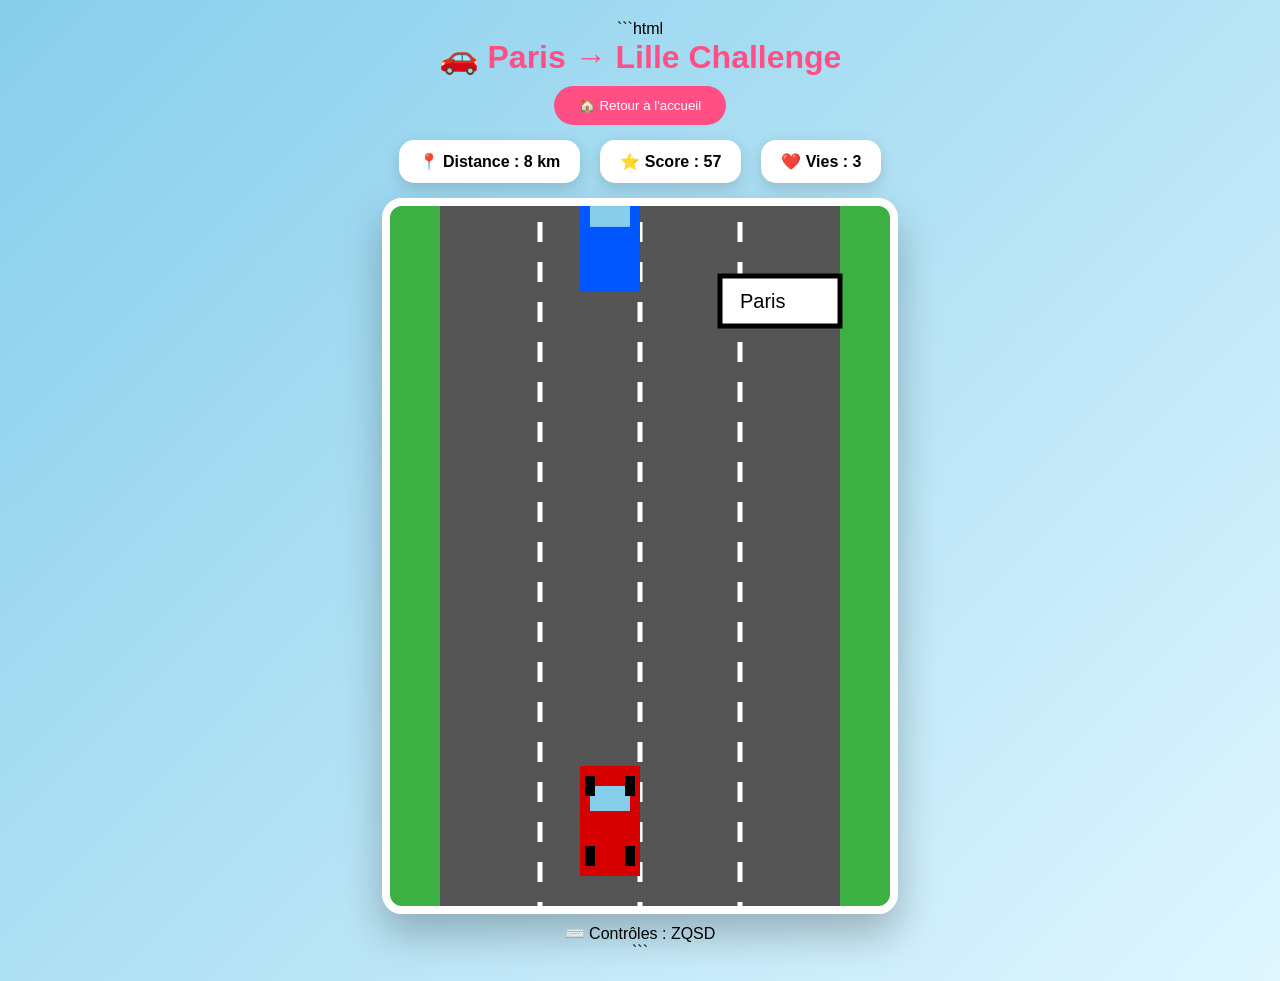
<file: minigame.html>
```html
<!DOCTYPE html>
<html lang="fr">
<head>
<meta charset="UTF-8">
<meta name="viewport" content="width=device-width, initial-scale=1.0">
<title>🚗 Paris → Lille Challenge</title>

<style>
*{
    margin:0;
    padding:0;
    box-sizing:border-box;
    font-family:Arial,sans-serif;
}

body{
    background:linear-gradient(135deg,#87ceeb,#dff6ff);
    text-align:center;
    padding:20px;
}

h1{
    color:#ff4f84;
    margin-bottom:10px;
}

#hud{
    display:flex;
    justify-content:center;
    gap:20px;
    flex-wrap:wrap;
    margin-bottom:15px;
}

.card{
    background:white;
    padding:12px 20px;
    border-radius:15px;
    box-shadow:0 5px 15px rgba(0,0,0,.15);
    font-weight:bold;
}

canvas{
    border:8px solid white;
    border-radius:20px;
    box-shadow:0 20px 40px rgba(0,0,0,.25);
}

button{
    background:#ff4f84;
    color:white;
    border:none;
    padding:12px 25px;
    border-radius:30px;
    cursor:pointer;
    margin-bottom:15px;
}
</style>
</head>

<body>

<h1>🚗 Paris → Lille Challenge</h1>

<a href="index.html">
    <button>🏠 Retour à l'accueil</button>
</a>

<div id="hud">
    <div class="card">📍 Distance : <span id="distance">0</span> km</div>
    <div class="card">⭐ Score : <span id="score">0</span></div>
    <div class="card">❤️ Vies : <span id="lives">3</span></div>
</div>

<canvas id="game" width="500" height="700"></canvas>

<p style="margin-top:10px">
⌨️ Contrôles : ZQSD
</p>

<script>

const canvas = document.getElementById("game");
const ctx = canvas.getContext("2d");

const lanes = [90,190,290,390];

let playerLane = 1;

let distance = 0;
let score = 0;
let lives = 3;
let roadOffset = 0;

const keys = {};
const enemies = [];
const coins = [];

document.addEventListener("keydown",e=>{
    keys[e.key.toLowerCase()] = true;
});

document.addEventListener("keyup",e=>{
    keys[e.key.toLowerCase()] = false;
});

function spawnEnemy(){

    enemies.push({
        lane:Math.floor(Math.random()*4),
        y:-120,
        speed:5+Math.random()*3
    });
}

function spawnCoin(){

    coins.push({
        lane:Math.floor(Math.random()*4),
        y:-50,
        speed:5
    });
}

setInterval(spawnEnemy,900);
setInterval(spawnCoin,1800);

function update(){

    if(keys["q"]){
        playerLane--;
        keys["q"] = false;
    }

    if(keys["d"]){
        playerLane++;
        keys["d"] = false;
    }

    playerLane =
        Math.max(0,
        Math.min(3,playerLane));

    distance += 0.15;
    score += 1;

    document.getElementById("distance")
        .textContent =
        Math.floor(distance);

    document.getElementById("score")
        .textContent =
        score;

    document.getElementById("lives")
        .textContent =
        lives;

    roadOffset += 8;

    enemies.forEach(enemy=>{

        enemy.y += enemy.speed;

        if(
            enemy.lane === playerLane &&
            enemy.y > 520 &&
            enemy.y < 650
        ){
            lives--;

            enemy.y = 900;

            if(lives <= 0){

                alert(
                    "💥 Game Over\nScore : "
                    + score
                );

                location.reload();
            }
        }
    });

    coins.forEach(coin=>{

        coin.y += coin.speed;

        if(
            coin.lane === playerLane &&
            coin.y > 540 &&
            coin.y < 650
        ){
            score += 100;
            coin.y = 900;
        }
    });

    if(distance >= 220){

        alert(
            "🎉 Bravo ! Tu es arrivé à Lille !\nScore : "
            + score
        );

        location.reload();
    }
}

function drawRoad(){

    ctx.fillStyle="#3cb043";
    ctx.fillRect(0,0,50,700);
    ctx.fillRect(450,0,50,700);

    ctx.fillStyle="#555";
    ctx.fillRect(50,0,400,700);

    ctx.strokeStyle="white";
    ctx.lineWidth=5;

    for(let y=-40;y<700;y+=40){

        let pos = y + (roadOffset % 40);

        ctx.beginPath();
        ctx.moveTo(150,pos);
        ctx.lineTo(150,pos+20);
        ctx.stroke();

        ctx.beginPath();
        ctx.moveTo(250,pos);
        ctx.lineTo(250,pos+20);
        ctx.stroke();

        ctx.beginPath();
        ctx.moveTo(350,pos);
        ctx.lineTo(350,pos+20);
        ctx.stroke();
    }
}

function drawPlayer(){

    const x = lanes[playerLane];

    ctx.fillStyle="#d60000";

    ctx.fillRect(x,560,60,110);

    ctx.fillStyle="#87ceeb";

    ctx.fillRect(x+10,580,40,25);

    ctx.fillStyle="black";

    ctx.fillRect(x+5,570,10,20);
    ctx.fillRect(x+45,570,10,20);

    ctx.fillRect(x+5,640,10,20);
    ctx.fillRect(x+45,640,10,20);
}

function drawEnemies(){

    enemies.forEach(enemy=>{

        const x = lanes[enemy.lane];

        ctx.fillStyle="#0057ff";

        ctx.fillRect(x,enemy.y,60,110);

        ctx.fillStyle="#87ceeb";

        ctx.fillRect(
            x+10,
            enemy.y+20,
            40,
            25
        );
    });
}

function drawCoins(){

    coins.forEach(coin=>{

        const x = lanes[coin.lane] + 20;

        ctx.beginPath();
        ctx.fillStyle="gold";

        ctx.arc(
            x,
            coin.y,
            15,
            0,
            Math.PI*2
        );

        ctx.fill();
    });
}

function drawSigns(){

    if(distance < 20){
        panel("Paris");
    }
    else if(distance < 120){
        panel("Arras");
    }
    else{
        panel("Lille");
    }
}

function panel(text){

    ctx.fillStyle="white";
    ctx.fillRect(330,70,120,50);

    ctx.strokeStyle="black";
    ctx.strokeRect(330,70,120,50);

    ctx.fillStyle="black";
    ctx.font="20px Arial";

    ctx.fillText(text,350,102);
}

function draw(){

    ctx.clearRect(
        0,
        0,
        canvas.width,
        canvas.height
    );

    drawRoad();
    drawCoins();
    drawEnemies();
    drawSigns();
    drawPlayer();
}

function loop(){

    update();
    draw();

    requestAnimationFrame(loop);
}

loop();

</script>

</body>
</html>
```
</file>
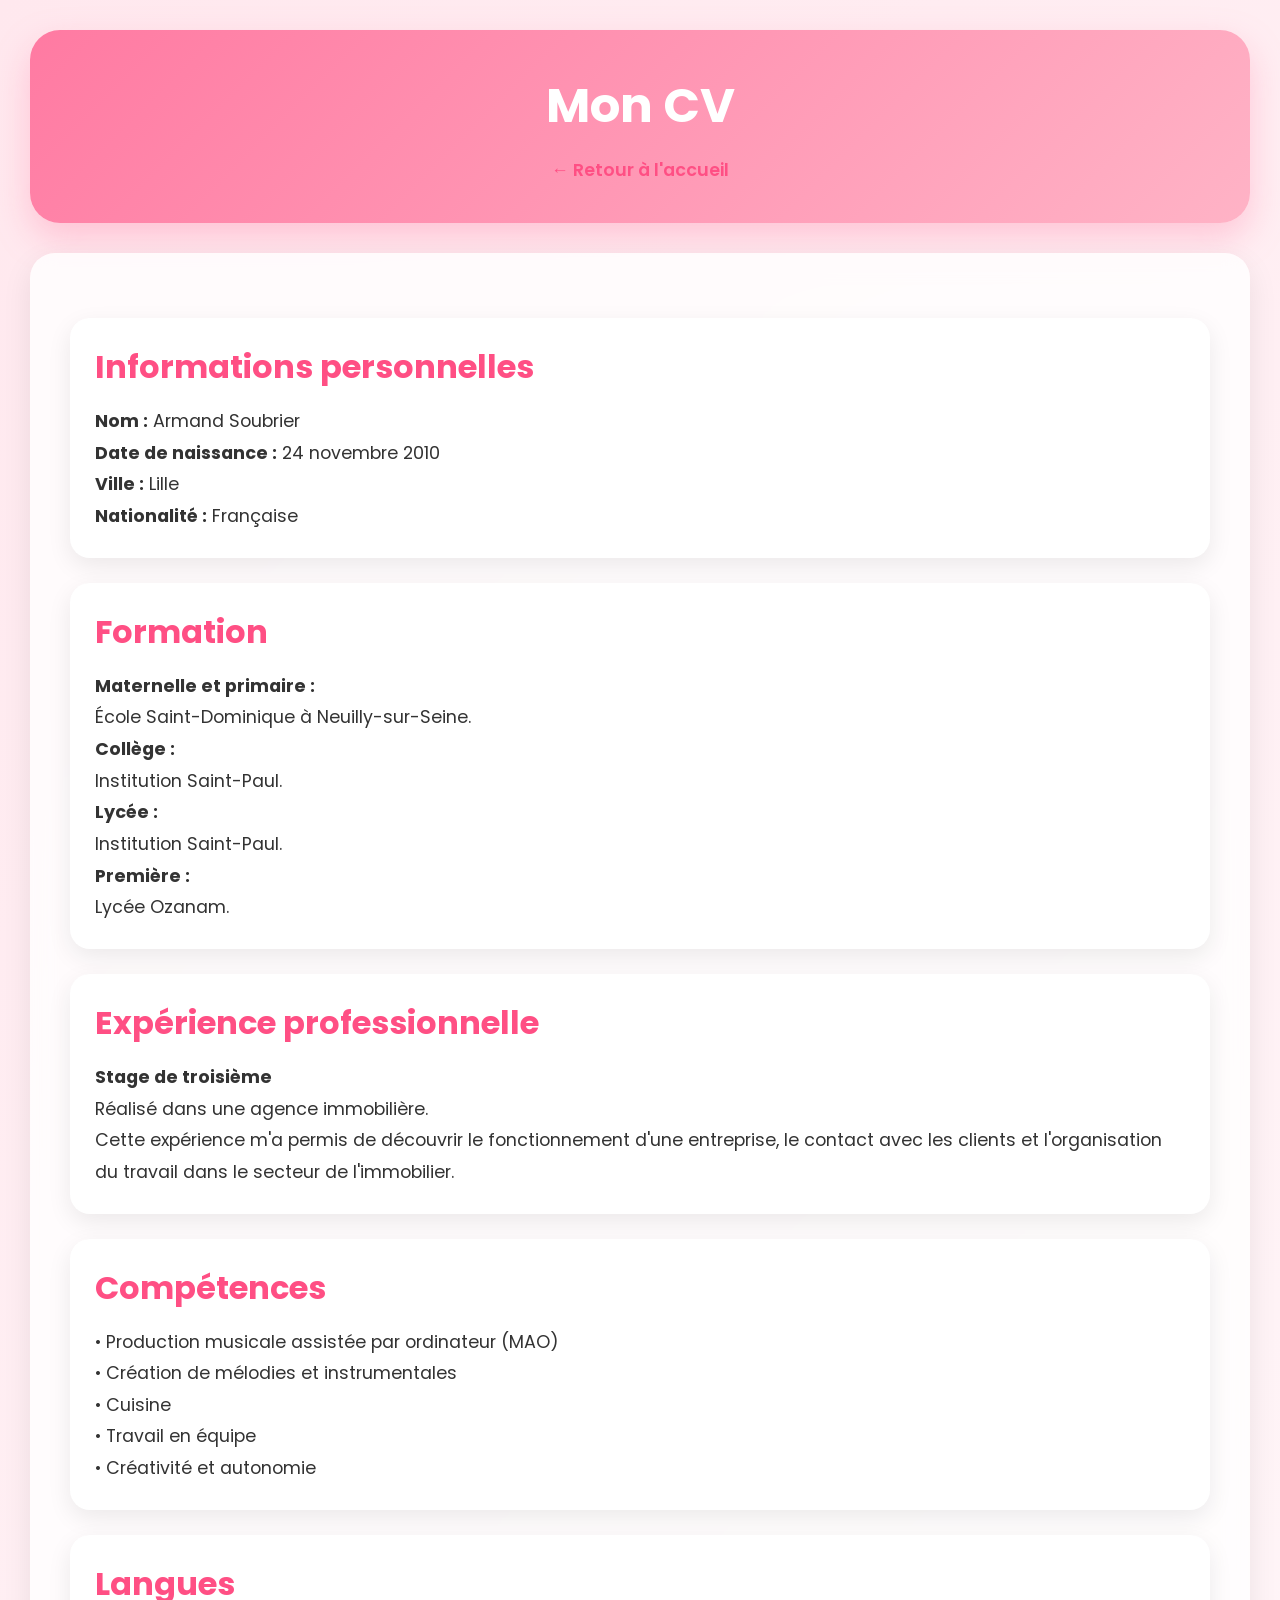
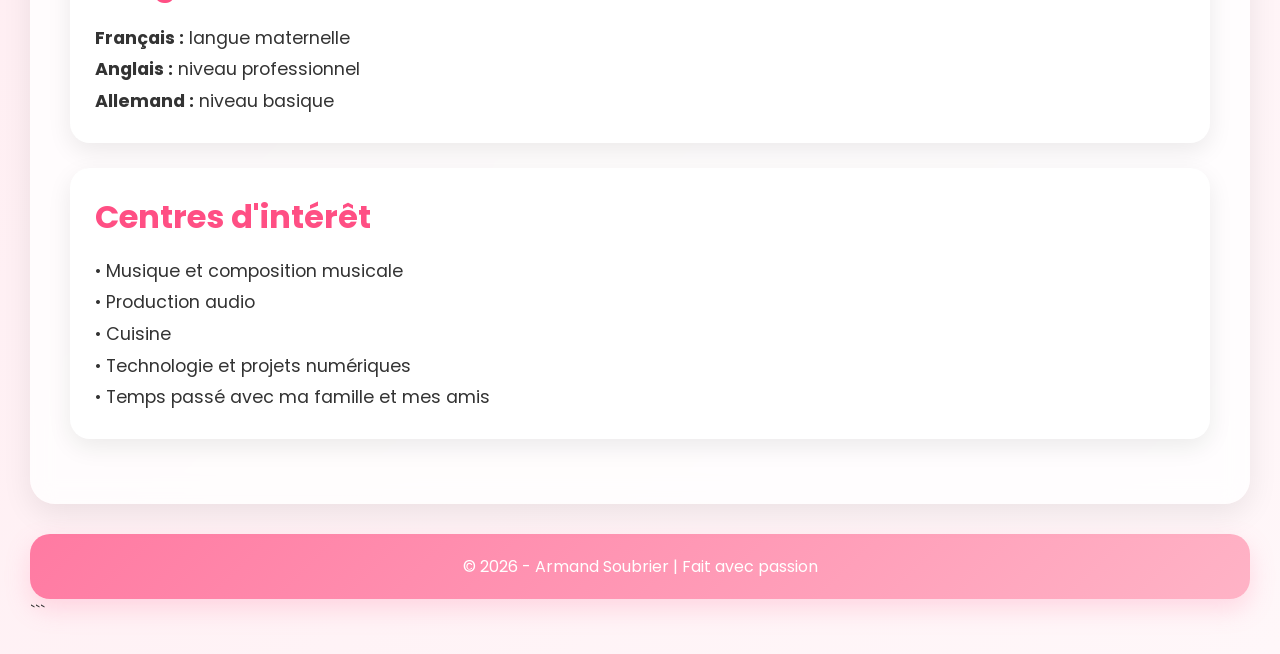
<file: mon ptit cv.html>
<!DOCTYPE html>
<html lang="fr">

<head>
    <meta charset="UTF-8">
    <meta name="viewport" content="width=device-width, initial-scale=1.0">
    <title>CV - Armand Soubrier</title>
    <link rel="stylesheet" href="style.css">
</head>

<body>      

    <header>
        <h1>Mon CV</h1>
        <p><a href="index.html">← Retour à l'accueil</a></p>
    </header>

    <main>

        <section>
            <h2>Informations personnelles</h2>

            <p><strong>Nom :</strong> Armand Soubrier</p>
            <p><strong>Date de naissance :</strong> 24 novembre 2010</p>
            <p><strong>Ville :</strong> Lille</p>
            <p><strong>Nationalité :</strong> Française</p>
        </section>

        <section>
            <h2>Formation</h2>

            <p>
                <strong>Maternelle et primaire :</strong><br>
                École Saint-Dominique à Neuilly-sur-Seine.
            </p>

            <p>
                <strong>Collège :</strong><br>
                Institution Saint-Paul.
            </p>

            <p>
                <strong>Lycée :</strong><br>
                Institution Saint-Paul.
            </p>

            <p>
                <strong>Première :</strong><br>
                Lycée Ozanam.
            </p>
        </section>

        <section>
            <h2>Expérience professionnelle</h2>

            <p>
                <strong>Stage de troisième</strong><br>
                Réalisé dans une agence immobilière.
            </p>

            <p>
                Cette expérience m'a permis de découvrir le fonctionnement
                d'une entreprise, le contact avec les clients et l'organisation
                du travail dans le secteur de l'immobilier.
            </p>
        </section>

        <section>
            <h2>Compétences</h2>

            <p>
                • Production musicale assistée par ordinateur (MAO)<br>
                • Création de mélodies et instrumentales<br>
                • Cuisine<br>
                • Travail en équipe<br>
                • Créativité et autonomie
            </p>
        </section>

        <section>
            <h2>Langues</h2>

            <p>
                <strong>Français :</strong> langue maternelle<br>
                <strong>Anglais :</strong> niveau professionnel<br>
                <strong>Allemand :</strong> niveau basique
            </p>
        </section>

        <section>
            <h2>Centres d'intérêt</h2>

            <p>
                • Musique et composition musicale<br>
                • Production audio<br>
                • Cuisine<br>
                • Technologie et projets numériques<br>
                • Temps passé avec ma famille et mes amis
            </p>
        </section>

    </main>

    <footer>
        <p>© 2026 - Armand Soubrier | Fait avec passion</p>
    </footer>

</body>

</html>
```
</file>
<file: style.css>
@import url('https://fonts.googleapis.com/css2?family=Poppins:wght@300;400;500;600;700&display=swap');

*{
    margin:0;
    padding:0;
    box-sizing:border-box;
}

body{
    font-family:'Poppins',sans-serif;
    background:linear-gradient(135deg,#ffe8ee,#fff7f9);
    color:#333;
    min-height:100vh;
    padding:30px;
}

/* HEADER */

header{
    background:linear-gradient(135deg,#ff7aa2,#ffb3c6);
    color:white;
    text-align:center;
    padding:40px;
    border-radius:30px;
    box-shadow:0 15px 35px rgba(255,122,162,0.35);
    margin-bottom:30px;
}

header h1{
    font-size:3rem;
    margin-bottom:15px;
}

header p{
    font-size:1.1rem;
}

/* MAIN */

main{
    background:rgba(255,255,255,0.8);
    backdrop-filter:blur(12px);
    border-radius:25px;
    padding:40px;
    box-shadow:0 10px 30px rgba(0,0,0,0.08);
}

/* SECTIONS */

section{
    background:white;
    padding:25px;
    margin:25px 0;
    border-radius:20px;
    box-shadow:0 8px 25px rgba(0,0,0,0.08);
    transition:0.3s ease;
}

section:hover{
    transform:translateY(-5px);
    box-shadow:0 15px 35px rgba(255,122,162,0.2);
}

section h2{
    color:#ff4f84;
    margin-bottom:15px;
    font-size:2rem;
}

section p{
    font-size:1.1rem;
    line-height:1.8;
}

/* IMAGES */

img{
    display:block;
    margin:20px auto;
    max-width:100%;
    border-radius:20px;
    box-shadow:0 10px 25px rgba(0,0,0,0.15);
    transition:0.4s ease;
}

img:hover{
    transform:scale(1.04);
}

/* LIENS */

a{
    color:#ff4f84;
    text-decoration:none;
    font-weight:600;
    transition:0.3s;
}

a:hover{
    color:#d6336c;
}

/* FOOTER */

footer{
    background:linear-gradient(135deg,#ff7aa2,#ffb3c6);
    color:white;
    text-align:center;
    padding:20px;
    border-radius:20px;
    margin-top:30px;
    box-shadow:0 10px 25px rgba(255,122,162,0.25);
}

/* CARTES DE intro.html */

.container{
    display:grid;
    grid-template-columns:repeat(auto-fit,minmax(400px,1fr));
    gap:30px;
    max-width:1400px;
    margin:auto;
}

.case{
    background:rgba(255,255,255,0.9);
    backdrop-filter:blur(15px);
    border-radius:25px;
    padding:30px;
    min-height:300px;
    font-size:1.3rem;
    line-height:1.8;
    box-shadow:0 10px 30px rgba(0,0,0,0.12);
    transition:0.3s ease;
}

.case:hover{
    transform:translateY(-10px);
    box-shadow:0 20px 40px rgba(255,122,162,0.25);
}

/* BOUTONS */

button{
    background:linear-gradient(135deg,#ff4f84,#ff7aa2);
    color:white;
    border:none;
    padding:14px 30px;
    border-radius:50px;
    font-size:1rem;
    font-weight:600;
    cursor:pointer;
    transition:0.3s;
}

button:hover{
    transform:translateY(-3px);
    box-shadow:0 10px 25px rgba(255,79,132,0.4);
}

/* ANIMATION D'APPARITION */

header,
main,
section,
footer,
.case{
    animation:fadeIn 1s ease;
}

@keyframes fadeIn{
    from{
        opacity:0;
        transform:translateY(20px);
    }
    to{
        opacity:1;
        transform:translateY(0);
    }
}

/* RESPONSIVE */

@media(max-width:768px){

    body{
        padding:15px;
    }

    header h1{
        font-size:2rem;
    }

    main{
        padding:20px;
    }

    .container{
        grid-template-columns:1fr;
    }

    .case{
        font-size:1.1rem;
    }
}
</file>
